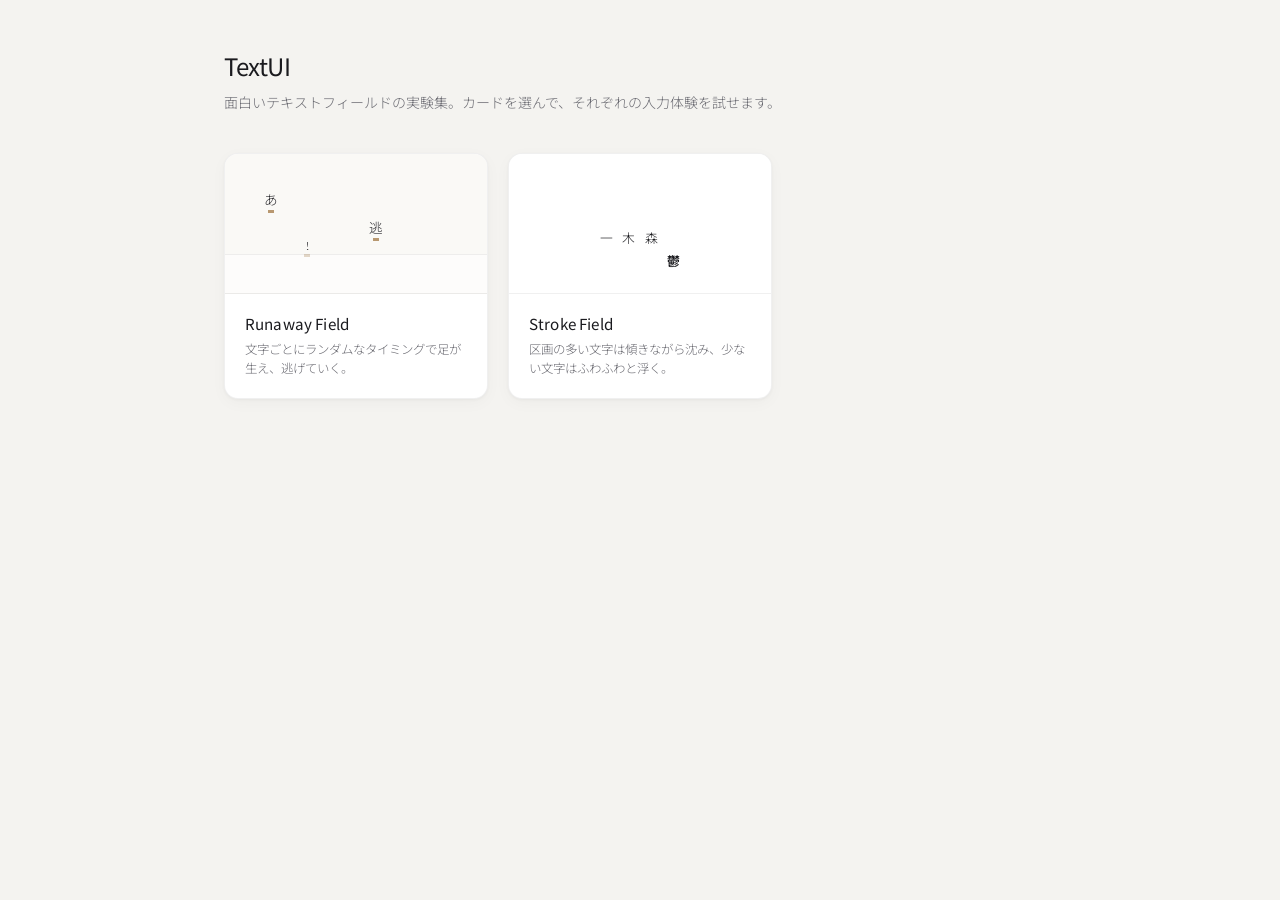
<file: index.html>
<!DOCTYPE html>
<html lang="ja">
<head>
  <meta charset="UTF-8" />
  <meta name="viewport" content="width=device-width, initial-scale=1.0" />
  <title>TextUI — テキストフィールド集</title>
  <link rel="preconnect" href="https://fonts.googleapis.com" />
  <link rel="preconnect" href="https://fonts.gstatic.com" crossorigin />
  <link href="https://fonts.googleapis.com/css2?family=Noto+Sans+JP:wght@300;400&family=IBM+Plex+Mono:wght@300;400&display=swap" rel="stylesheet" />
  <link rel="stylesheet" href="css/shared.css" />
  <link rel="stylesheet" href="css/gallery.css" />
</head>
<body class="gallery">
  <main class="gallery-page">
    <header class="gallery-header">
      <h1>TextUI</h1>
      <p>面白いテキストフィールドの実験集。カードを選んで、それぞれの入力体験を試せます。</p>
    </header>

    <div class="field-grid" id="fieldGrid"></div>
  </main>

  <script src="js/gallery.js"></script>
</body>
</html>
</file>
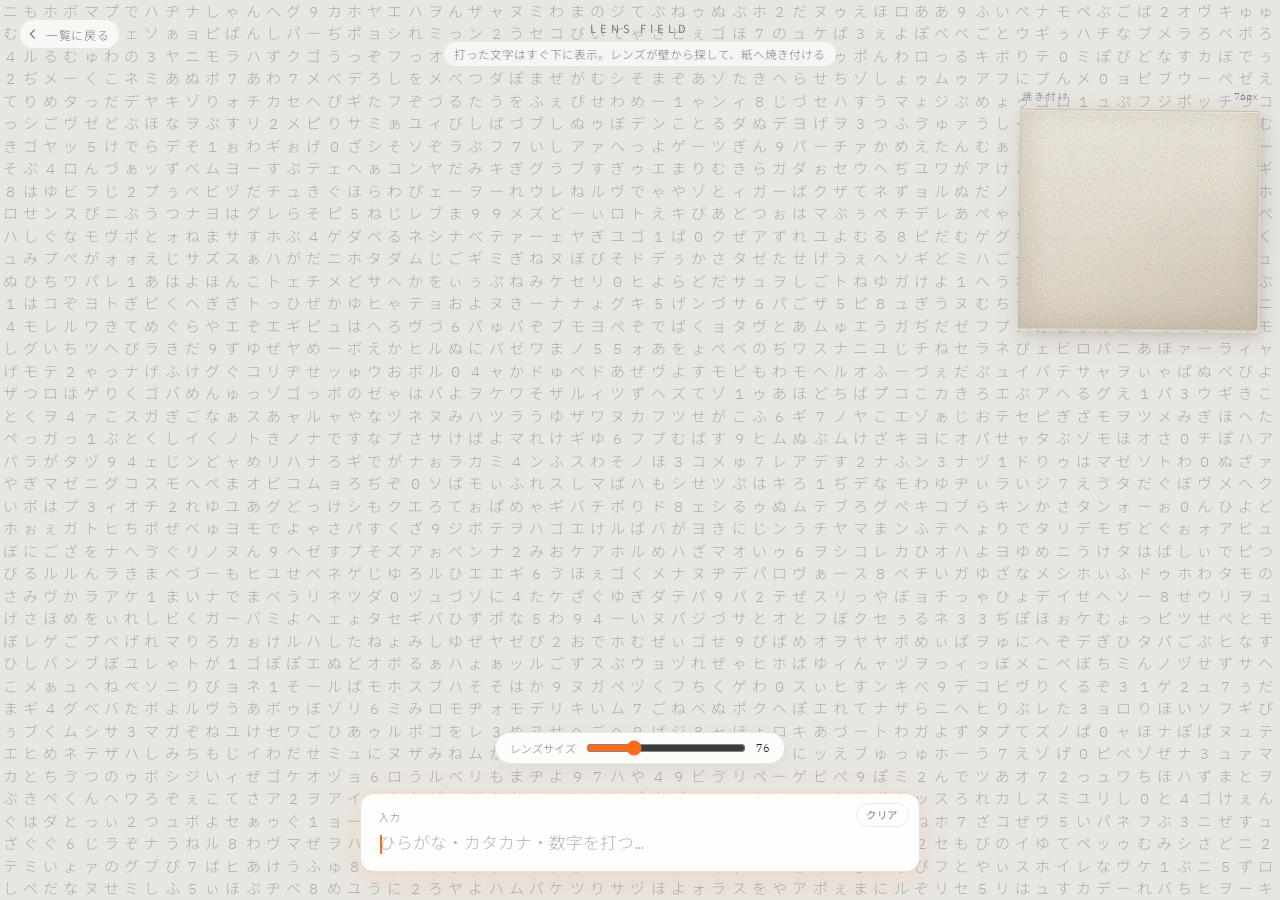
<file: fields/lens-field.html>
<!DOCTYPE html>
<html lang="ja">
<head>
  <meta charset="UTF-8" />
  <meta name="viewport" content="width=device-width, initial-scale=1.0" />
  <title>Lens Field — TextUI</title>
  <link rel="preconnect" href="https://fonts.googleapis.com" />
  <link rel="preconnect" href="https://fonts.gstatic.com" crossorigin />
  <link href="https://fonts.googleapis.com/css2?family=Noto+Sans+JP:wght@300;400;500&family=IBM+Plex+Mono:wght@300;400;500&display=swap" rel="stylesheet" />
  <link rel="stylesheet" href="../css/shared.css" />
  <link rel="stylesheet" href="../css/lens-field.css" />
</head>
<body class="field-page lens-page">
  <div class="lens-wall" id="lensWall" aria-hidden="true"></div>

  <div class="lens-spotlight" id="lensSpotlight" aria-hidden="true">
    <div class="lens-spotlight__beam"></div>
    <div class="lens-spotlight__ring"></div>
    <div class="lens-spotlight__core"></div>
  </div>

  <main class="lens-ui">
    <a href="../index.html" class="back-link lens-back">
      <svg viewBox="0 0 16 16" fill="none" stroke="currentColor" stroke-width="1.5"><path d="M10 3L5 8l5 5"/></svg>
      一覧に戻る
    </a>

    <header class="lens-header">
      <h1>Lens Field</h1>
      <p class="hint">打った文字はすぐ下に表示。レンズが壁から探して、紙へ焼き付ける</p>
    </header>

    <aside class="lens-paper" id="lensPaper">
      <div class="lens-paper__head">
        <span class="lens-paper__label">焼き付け</span>
        <span class="lens-paper__size" id="lensPaperSize">76px</span>
      </div>
      <div class="lens-paper__sheet" id="lensPaperSheet" aria-live="polite"></div>
    </aside>

    <div class="lens-controls" id="lensControls">
      <label class="lens-controls__label" for="lensSize">
        <span>レンズサイズ</span>
        <input type="range" class="lens-controls__range" id="lensSize" min="44" max="160" value="76" step="2" />
        <output class="lens-controls__value" id="lensSizeValue" for="lensSize">76</output>
      </label>
    </div>

    <div class="lens-compose" id="lensCompose">
      <button type="button" class="lens-clear" id="lensClear">クリア</button>
      <p class="lens-compose__label">入力</p>
      <div class="lens-compose__track">
        <span class="lens-compose__placeholder" id="lensPlaceholder">ひらがな・カタカナ・数字を打つ…</span>
        <div class="lens-compose__text" id="lensOutput" aria-live="polite"></div>
        <span class="lens-compose__caret" id="lensCaret" aria-hidden="true"></span>
      </div>
      <textarea
        class="lens-input"
        id="lensInput"
        spellcheck="false"
        rows="1"
        aria-label="文字入力"
      ></textarea>
    </div>
  </main>

  <script src="../js/lens-field.js"></script>
</body>
</html>
</file>
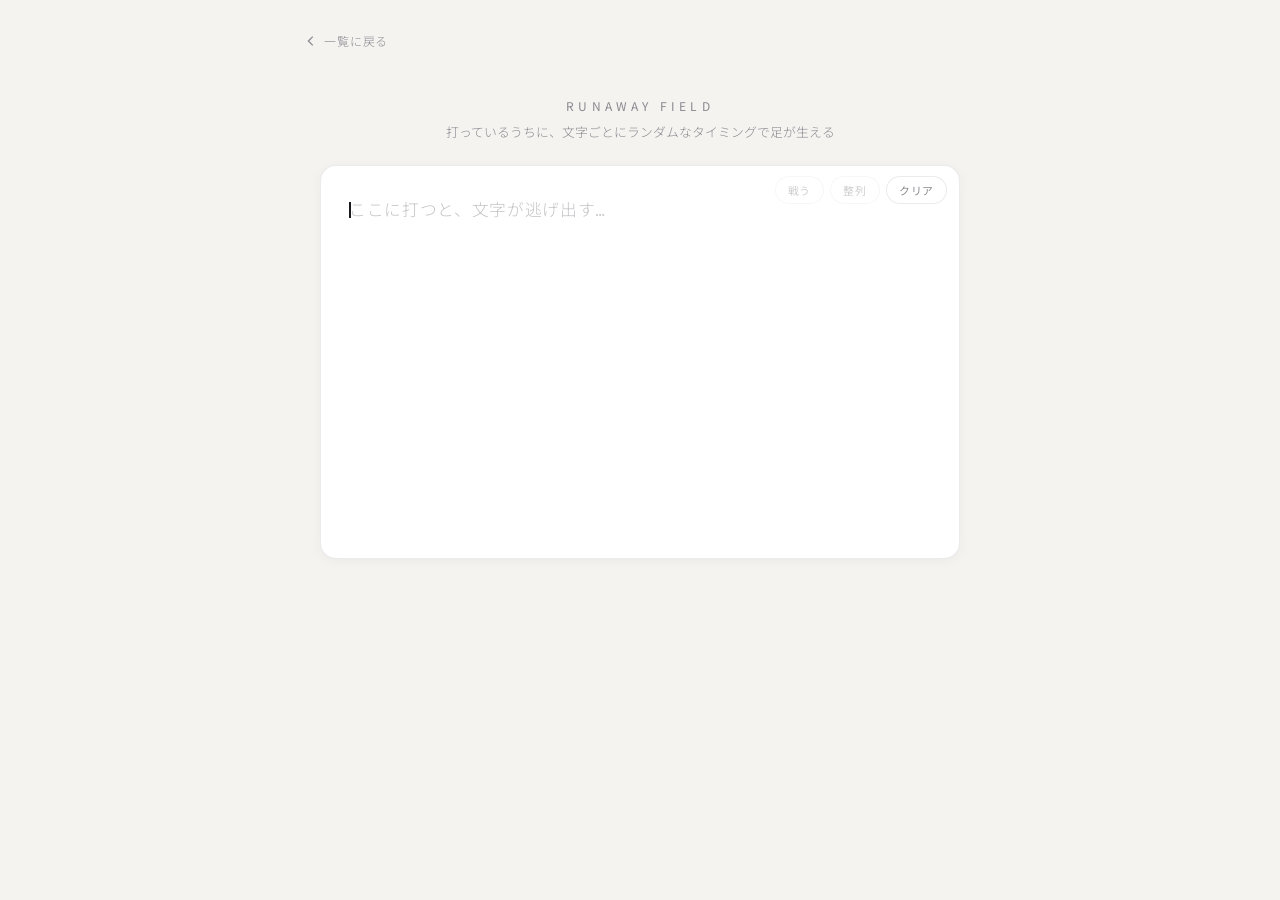
<file: fields/runaway-field.html>
<!DOCTYPE html>
<html lang="ja">
<head>
  <meta charset="UTF-8" />
  <meta name="viewport" content="width=device-width, initial-scale=1.0" />
  <title>Runaway Field — TextUI</title>
  <link rel="preconnect" href="https://fonts.googleapis.com" />
  <link rel="preconnect" href="https://fonts.gstatic.com" crossorigin />
  <link href="https://fonts.googleapis.com/css2?family=Noto+Sans+JP:wght@300;400&family=IBM+Plex+Mono:wght@300;400&display=swap" rel="stylesheet" />
  <link rel="stylesheet" href="../css/shared.css" />
  <link rel="stylesheet" href="../css/runaway-field.css" />
</head>
<body class="field-page field-page--light">
  <main class="runaway-page">
    <a href="../index.html" class="back-link">
      <svg viewBox="0 0 16 16" fill="none" stroke="currentColor" stroke-width="1.5"><path d="M10 3L5 8l5 5"/></svg>
      一覧に戻る
    </a>

    <header class="runaway-header">
      <h1>Runaway Field</h1>
      <p class="hint">打っているうちに、文字ごとにランダムなタイミングで足が生える</p>
    </header>

    <div class="runaway-field" id="runawayField">
      <div class="runaway-toolbar">
        <button type="button" class="runaway-toolbar__btn" id="runawayFight">戦う</button>
        <button type="button" class="runaway-toolbar__btn" id="runawayAlign">整列</button>
        <button type="button" class="runaway-toolbar__btn" id="runawayClear">クリア</button>
      </div>
      <div class="runaway-wrap" id="runawayWrap">
        <div class="runaway-layer" id="runawayLayer" aria-hidden="true"></div>
        <span class="runaway-caret" id="runawayCaret" aria-hidden="true"></span>
        <textarea
          class="runaway-input"
          id="runawayInput"
          placeholder="ここに打つと、文字が逃げ出す…"
          spellcheck="false"
          rows="10"
        ></textarea>
      </div>
    </div>
  </main>

  <script src="../js/runaway-field.js"></script>
</body>
</html>
</file>
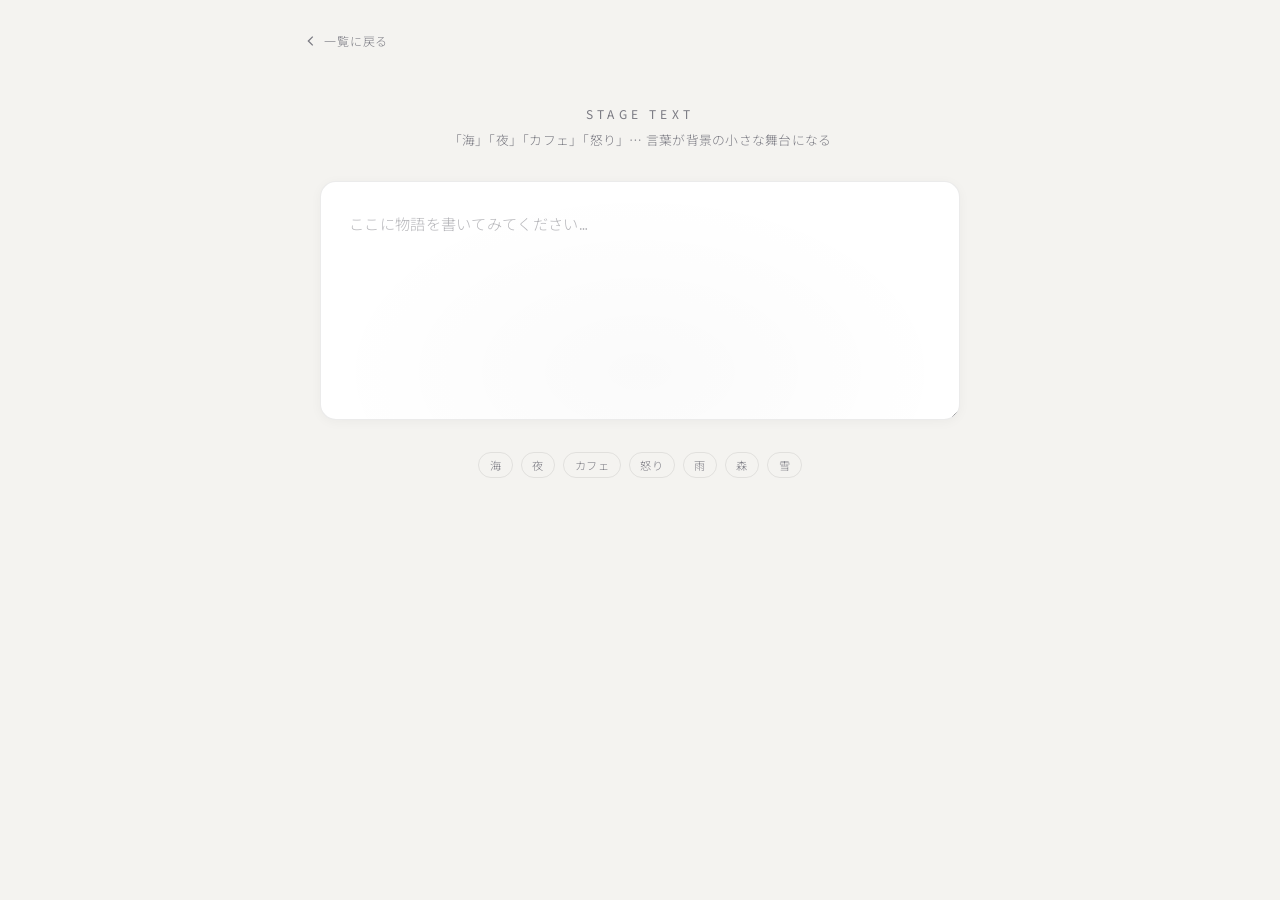
<file: fields/stage-text.html>
<!DOCTYPE html>
<html lang="ja">
<head>
  <meta charset="UTF-8" />
  <meta name="viewport" content="width=device-width, initial-scale=1.0" />
  <title>Stage Text — TextUI</title>
  <link rel="preconnect" href="https://fonts.googleapis.com" />
  <link rel="preconnect" href="https://fonts.gstatic.com" crossorigin />
  <link href="https://fonts.googleapis.com/css2?family=Noto+Sans+JP:wght@300;400&family=IBM+Plex+Mono:wght@300;400&display=swap" rel="stylesheet" />
  <link rel="stylesheet" href="../css/shared.css" />
  <link rel="stylesheet" href="../css/stage-text.css" />
</head>
<body class="field-page field-page--light">
  <main class="page">
    <a href="../index.html" class="back-link">
      <svg viewBox="0 0 16 16" fill="none" stroke="currentColor" stroke-width="1.5"><path d="M10 3L5 8l5 5"/></svg>
      一覧に戻る
    </a>

    <header class="page-header">
      <h1>Stage Text</h1>
      <p class="hint">「海」「夜」「カフェ」「怒り」… 言葉が背景の小さな舞台になる</p>
    </header>

    <div class="stage-field" id="stageField">
      <div class="stage stage--base" aria-hidden="true"></div>
      <div class="stage stage--sea" data-scene="sea" aria-hidden="true">
        <div class="waves">
          <div class="wave wave--1"></div>
          <div class="wave wave--2"></div>
          <div class="wave wave--3"></div>
        </div>
      </div>
      <div class="stage stage--night" data-scene="night" aria-hidden="true">
        <div class="stars" id="stars"></div>
      </div>
      <div class="stage stage--cafe" data-scene="cafe" aria-hidden="true">
        <div class="steam">
          <span></span><span></span><span></span><span></span><span></span><span></span>
        </div>
      </div>
      <div class="stage stage--anger" data-scene="anger" aria-hidden="true"></div>
      <div class="stage stage--rain" data-scene="rain" aria-hidden="true">
        <div class="raindrops" id="raindrops"></div>
      </div>
      <div class="stage stage--forest" data-scene="forest" aria-hidden="true">
        <div class="fireflies" id="fireflies"></div>
      </div>
      <div class="stage stage--snow" data-scene="snow" aria-hidden="true">
        <div class="snowflakes" id="snowflakes"></div>
      </div>

      <textarea
        class="stage-input"
        id="stageInput"
        placeholder="ここに物語を書いてみてください…"
        spellcheck="false"
        rows="6"
      ></textarea>

      <div class="scene-badge" id="sceneBadge" aria-live="polite"></div>
    </div>

    <footer class="page-footer">
      <span class="keyword-chip">海</span>
      <span class="keyword-chip">夜</span>
      <span class="keyword-chip">カフェ</span>
      <span class="keyword-chip">怒り</span>
      <span class="keyword-chip">雨</span>
      <span class="keyword-chip">森</span>
      <span class="keyword-chip">雪</span>
    </footer>
  </main>

  <script src="../js/stage-text.js"></script>
</body>
</html>
</file>
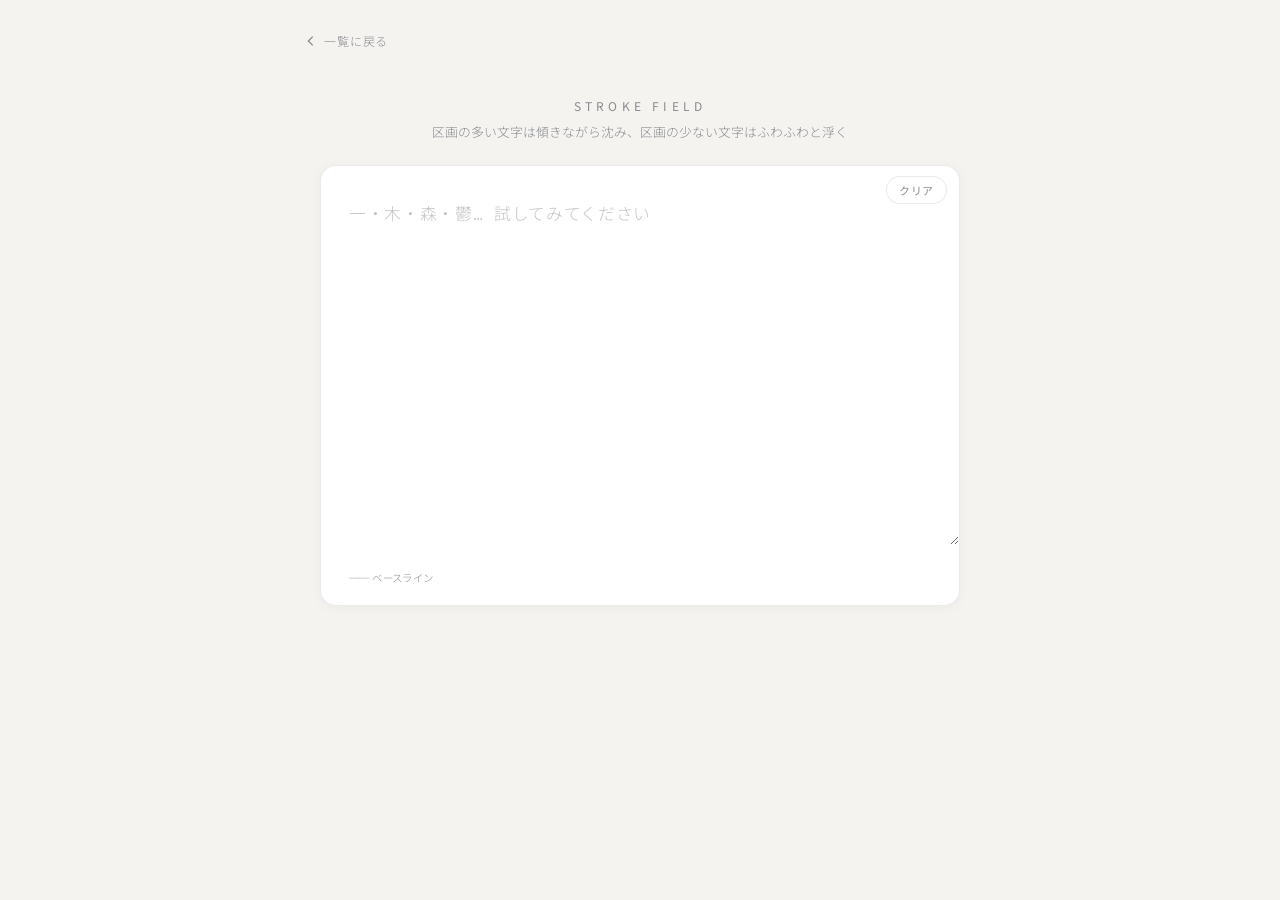
<file: fields/stroke-field.html>
<!DOCTYPE html>
<html lang="ja">
<head>
  <meta charset="UTF-8" />
  <meta name="viewport" content="width=device-width, initial-scale=1.0" />
  <title>Stroke Field — TextUI</title>
  <link rel="preconnect" href="https://fonts.googleapis.com" />
  <link rel="preconnect" href="https://fonts.gstatic.com" crossorigin />
  <link href="https://fonts.googleapis.com/css2?family=Noto+Sans+JP:wght@300;400;600;700&family=IBM+Plex+Mono:wght@300;400;600&display=swap" rel="stylesheet" />
  <link rel="stylesheet" href="../css/shared.css" />
  <link rel="stylesheet" href="../css/stroke-field.css" />
</head>
<body class="field-page field-page--light">
  <main class="stroke-page">
    <a href="../index.html" class="back-link">
      <svg viewBox="0 0 16 16" fill="none" stroke="currentColor" stroke-width="1.5"><path d="M10 3L5 8l5 5"/></svg>
      一覧に戻る
    </a>

    <header class="stroke-header">
      <h1>Stroke Field</h1>
      <p class="hint">区画の多い文字は傾きながら沈み、区画の少ない文字はふわふわと浮く</p>
    </header>

    <div class="stroke-field">
      <button type="button" class="stroke-clear" id="strokeClear">クリア</button>
      <div class="stroke-wrap">
        <div class="stroke-display" id="strokeDisplay" aria-hidden="true"></div>
        <textarea
          class="stroke-input"
          id="strokeInput"
          placeholder="一・木・森・鬱… 試してみてください"
          spellcheck="false"
          rows="8"
        ></textarea>
      </div>
      <p class="stroke-baseline">── ベースライン</p>
    </div>
  </main>

  <script src="../js/stroke-counts.js"></script>
  <script src="../js/stroke-field.js"></script>
</body>
</html>
</file>
<file: css/shared.css>
*, *::before, *::after { box-sizing: border-box; margin: 0; padding: 0; }

html, body {
  min-height: 100%;
  -webkit-font-smoothing: antialiased;
  font-family: 'Noto Sans JP', sans-serif;
  font-weight: 300;
}

a { color: inherit; text-decoration: none; }

.back-link {
  display: inline-flex;
  align-items: center;
  gap: 0.4rem;
  font-size: 0.75rem;
  letter-spacing: 0.06em;
  color: var(--text-muted, #6b6970);
  transition: color 0.25s;
  margin-bottom: 1.5rem;
}

.back-link:hover {
  color: var(--text-primary, #e8e6e3);
}

.back-link svg {
  width: 14px;
  height: 14px;
}
</file>
<file: css/gallery.css>
:root {
  --gallery-bg: #f4f3f0;
  --card-bg: #ffffff;
  --card-border: rgba(0, 0, 0, 0.06);
  --card-shadow: 0 1px 3px rgba(0, 0, 0, 0.04), 0 4px 16px rgba(0, 0, 0, 0.03);
  --card-shadow-hover: 0 2px 8px rgba(0, 0, 0, 0.06), 0 12px 32px rgba(0, 0, 0, 0.07);
  --text-dark: #1a1a1e;
  --text-secondary: #6b6b72;
  --text-tertiary: #a0a0a8;
  --radius-card: 14px;
}

body.gallery {
  background: var(--gallery-bg);
  color: var(--text-dark);
}

.gallery-page {
  max-width: 880px;
  margin: 0 auto;
  padding: 3rem 1.5rem 4rem;
}

.gallery-header {
  margin-bottom: 2.5rem;
}

.gallery-header h1 {
  font-size: 1.5rem;
  font-weight: 400;
  letter-spacing: -0.02em;
  margin-bottom: 0.5rem;
}

.gallery-header p {
  font-size: 0.875rem;
  color: var(--text-secondary);
  line-height: 1.6;
}

.field-grid {
  display: grid;
  grid-template-columns: repeat(auto-fill, minmax(260px, 1fr));
  gap: 1.25rem;
}

.field-card {
  display: flex;
  flex-direction: column;
  background: var(--card-bg);
  border: 1px solid var(--card-border);
  border-radius: var(--radius-card);
  box-shadow: var(--card-shadow);
  overflow: hidden;
  transition: box-shadow 0.3s ease, transform 0.3s ease, border-color 0.3s ease;
  cursor: pointer;
  text-align: left;
}

.field-card:not(.field-card--disabled):hover {
  box-shadow: var(--card-shadow-hover);
  transform: translateY(-2px);
  border-color: rgba(0, 0, 0, 0.1);
}

.field-card--disabled {
  cursor: default;
  opacity: 0.55;
}

.field-card__preview {
  position: relative;
  height: 140px;
  overflow: hidden;
  border-bottom: 1px solid var(--card-border);
}

.field-card__body {
  padding: 1.1rem 1.25rem 1.25rem;
  flex: 1;
  display: flex;
  flex-direction: column;
  gap: 0.35rem;
}

.field-card__title {
  font-size: 0.95rem;
  font-weight: 400;
  letter-spacing: 0.01em;
}

.field-card__desc {
  font-size: 0.78rem;
  color: var(--text-secondary);
  line-height: 1.55;
}

.field-card__badge {
  display: inline-block;
  margin-top: 0.5rem;
  font-size: 0.65rem;
  letter-spacing: 0.08em;
  color: var(--text-tertiary);
  padding: 0.2rem 0.55rem;
  border: 1px solid rgba(0, 0, 0, 0.08);
  border-radius: 100px;
  align-self: flex-start;
}

.field-card__badge--soon {
  background: #f8f8f6;
}

/* ── Card previews ─────────────────────────────────────────── */

.preview--stage {
  background: #ffffff;
}

.preview--stage .mini-stage {
  position: absolute;
  inset: 0;
}

.preview--stage .mini-wave {
  position: absolute;
  bottom: 0;
  left: -5%;
  width: 110%;
  height: 42%;
  background: rgba(40, 130, 210, 0.4);
  border-radius: 50% 50% 0 0;
  animation: mini-wave 5s ease-in-out infinite;
}

.preview--stage .mini-star {
  position: absolute;
  width: 3px;
  height: 3px;
  background: #4a4a8a;
  border-radius: 50%;
  opacity: 0.7;
  box-shadow: 0 0 3px rgba(80, 80, 160, 0.5);
  animation: mini-twinkle 2.5s ease-in-out infinite;
}

.preview--stage .mini-star:nth-child(2) { top: 20%; left: 25%; animation-delay: 0.5s; }
.preview--stage .mini-star:nth-child(3) { top: 35%; left: 60%; animation-delay: 1s; }
.preview--stage .mini-star:nth-child(4) { top: 15%; left: 75%; animation-delay: 1.5s; }

.preview--stage .mini-text {
  position: absolute;
  bottom: 28%;
  left: 12%;
  right: 12%;
  font-family: 'IBM Plex Mono', monospace;
  font-size: 0.6rem;
  color: rgba(26, 26, 30, 0.45);
  line-height: 1.6;
}

@keyframes mini-wave {
  0%, 100% { transform: translateX(0); }
  50%      { transform: translateX(3%); }
}

@keyframes mini-twinkle {
  0%, 100% { opacity: 0.2; }
  50%      { opacity: 0.7; }
}

.preview--runaway {
  background: #faf9f6;
}

.preview--runaway .mini-runner {
  position: absolute;
  font-family: 'IBM Plex Mono', 'Noto Sans JP', monospace;
  font-size: 0.85rem;
  color: #2a2a2e;
  display: flex;
  flex-direction: column;
  align-items: center;
}

.preview--runaway .mini-runner::after {
  content: '';
  display: block;
  width: 6px;
  height: 3px;
  margin-top: 1px;
  background: linear-gradient(90deg, #b89870 45%, transparent 45%, transparent 55%, #b89870 55%);
}

.preview--runaway .mini-runner--a {
  top: 25%;
  left: 15%;
  animation: mini-scurry-a 2.5s ease-in-out infinite;
}

.preview--runaway .mini-runner--b {
  top: 45%;
  left: 55%;
  animation: mini-scurry-b 2s ease-in-out infinite;
}

.preview--runaway .mini-runner--c {
  top: 60%;
  left: 30%;
  font-size: 0.75rem;
  animation: mini-scurry-c 2.8s ease-in-out infinite;
}

.preview--runaway .mini-runaway-input {
  position: absolute;
  bottom: 0;
  left: 0;
  right: 0;
  height: 28%;
  border-top: 1px solid rgba(0, 0, 0, 0.06);
  background: rgba(255, 255, 255, 0.6);
}

@keyframes mini-scurry-a {
  0%, 100% { transform: translate(0, 0); }
  25%      { transform: translate(30px, -10px) scaleX(-1); }
  50%      { transform: translate(50px, 5px); }
  75%      { transform: translate(20px, 15px) scaleX(-1); }
}

@keyframes mini-scurry-b {
  0%, 100% { transform: translate(0, 0) scaleX(-1); }
  33%      { transform: translate(-25px, 8px); }
  66%      { transform: translate(-40px, -12px) scaleX(-1); }
}

@keyframes mini-scurry-c {
  0%, 100% { transform: translate(0, 0); }
  50%      { transform: translate(35px, -18px) scaleX(-1); }
}

.preview--stroke {
  background: #ffffff;
  display: flex;
  align-items: flex-start;
  justify-content: center;
  gap: 0.6rem;
  padding-top: 28%;
}

.preview--stroke .mini-stroke-char {
  font-family: 'IBM Plex Mono', 'Noto Sans JP', monospace;
  font-size: 0.8rem;
  color: #1a1a1e;
  display: inline-block;
  vertical-align: top;
}

.preview--stroke .mini-stroke-char:nth-child(1) {
  animation: mini-stroke-float 2.5s ease-in-out infinite;
}

.preview--stroke .mini-stroke-char:nth-child(4) {
  font-weight: 600;
  animation: mini-stroke-sink 3s ease-in forwards;
}

@keyframes mini-stroke-float {
  0%, 100% { transform: translateY(2px); }
  50%      { transform: translateY(-6px); }
}

@keyframes mini-stroke-sink {
  from { transform: translateY(9px); }
  to   { transform: translateY(22px); }
}

.preview--squish {
  background: linear-gradient(160deg, #eceaf4 0%, #e4dff5 100%);
  display: flex;
  align-items: center;
  justify-content: center;
  perspective: 280px;
}

.preview--squish .mini-squish {
  width: 68%;
  height: 46%;
  border-radius: 14px;
  background: linear-gradient(145deg, #faf8ff 0%, #ebe4ff 55%, #ddd2f8 100%);
  box-shadow:
    0 10px 24px rgba(120, 100, 180, 0.18),
    inset 0 1px 0 rgba(255, 255, 255, 0.9),
    inset 0 -6px 16px rgba(140, 120, 200, 0.12);
  transform: rotateX(14deg) rotateY(-10deg);
  animation: mini-squish-wobble 2.8s ease-in-out infinite;
}

@keyframes mini-squish-wobble {
  0%, 100% {
    transform: rotateX(14deg) rotateY(-10deg) scale(1, 1);
    border-radius: 14px;
  }
  33% {
    transform: rotateX(18deg) rotateY(-6deg) scale(1.04, 0.92);
    border-radius: 18px 12px 16px 13px;
  }
  66% {
    transform: rotateX(10deg) rotateY(-14deg) scale(0.96, 1.05);
    border-radius: 11px 16px 13px 17px;
  }
}

.preview--lens {
  background: #e8e6e1;
  overflow: hidden;
}

.preview--lens .mini-lens-wall {
  position: absolute;
  inset: 0;
  padding: 0.5rem;
  font-family: 'IBM Plex Mono', 'Noto Sans JP', monospace;
  font-size: 0.55rem;
  line-height: 1.35;
  color: rgba(26, 26, 30, 0.25);
  letter-spacing: 0.12em;
  word-break: break-all;
}

.preview--lens .mini-lens-ring {
  position: absolute;
  width: 36px;
  height: 36px;
  border: 1.5px solid rgba(255, 130, 50, 0.85);
  border-radius: 50%;
  box-shadow: 0 0 12px rgba(255, 100, 30, 0.4);
  animation: mini-lens-scan 2.4s ease-in-out infinite;
}

@keyframes mini-lens-scan {
  0%, 100% { top: 28%; left: 22%; }
  33%      { top: 55%; left: 58%; }
  66%      { top: 38%; left: 72%; }
}
</file>
<file: css/lens-field.css>
:root {
  --lens-bg: #e8e6e1;
  --lens-ink: #1a1a1e;
  --lens-muted: #7a7a82;
  --lens-burn: #ff6b1a;
  --lens-burn-glow: rgba(255, 110, 30, 0.55);
  --lens-cell: rgba(26, 26, 30, 0.28);
  --lens-compose-bg: rgba(255, 255, 255, 0.94);
  --lens-size: 76px;
  --lens-core-inset: 14px;
  --lens-burn-duration: 720ms;
}

.lens-page {
  min-height: 100vh;
  overflow: hidden;
  background: var(--lens-bg);
  color: var(--lens-ink);
}

.lens-wall {
  position: fixed;
  inset: 0;
  z-index: 0;
  display: flex;
  flex-wrap: wrap;
  align-content: flex-start;
  font-family: 'IBM Plex Mono', 'Noto Sans JP', monospace;
  font-size: clamp(11px, 1.65vw, 15px);
  font-weight: 300;
  line-height: 1;
  user-select: none;
  pointer-events: none;
}

.lens-cell {
  width: 1.35em;
  height: 1.5em;
  display: inline-flex;
  align-items: center;
  justify-content: center;
  color: var(--lens-cell);
  transition: color 0.15s, text-shadow 0.15s, transform 0.15s;
}

.lens-cell.is-scanning {
  color: rgba(255, 120, 40, 0.65);
  text-shadow: 0 0 6px rgba(255, 100, 30, 0.35);
}

.lens-cell.is-lens-hot {
  color: rgba(255, 150, 80, 0.75);
  text-shadow: 0 0 8px rgba(255, 100, 30, 0.3);
}

.lens-cell.is-burning {
  animation: lens-cell-burn var(--lens-burn-duration) ease-out forwards;
}

.lens-cell.is-burned {
  color: var(--lens-ink);
  font-weight: 500;
  text-shadow:
    0 0 1px rgba(255, 90, 20, 0.5),
    0 0 10px rgba(255, 100, 30, 0.22);
}

@keyframes lens-cell-burn {
  0% {
    color: #fff;
    transform: scale(1.35);
    text-shadow: 0 0 18px var(--lens-burn-glow), 0 0 36px rgba(255, 60, 0, 0.45);
  }
  35% {
    color: #ffe0c8;
    transform: scale(1.2);
    text-shadow: 0 0 24px var(--lens-burn-glow), 0 0 48px rgba(255, 80, 0, 0.55);
  }
  100% {
    color: var(--lens-ink);
    transform: scale(1);
    text-shadow:
      0 0 1px rgba(255, 90, 20, 0.5),
      0 0 10px rgba(255, 100, 30, 0.22);
  }
}

.lens-spotlight {
  position: fixed;
  top: 0;
  left: 0;
  width: var(--lens-size);
  height: var(--lens-size);
  margin: calc(var(--lens-size) / -2) 0 0 calc(var(--lens-size) / -2);
  z-index: 5;
  pointer-events: none;
  opacity: 0;
  transition: opacity 0.25s;
}

.lens-spotlight.is-visible {
  opacity: 1;
}

.lens-spotlight__ring {
  position: absolute;
  inset: 0;
  border-radius: 50%;
  border: 2px solid rgba(255, 130, 50, 0.85);
  box-shadow:
    0 0 0 1px rgba(255, 255, 255, 0.35),
    0 0 22px rgba(255, 100, 30, 0.45),
    inset 0 0 18px rgba(255, 180, 80, 0.25);
}

.lens-spotlight__core {
  position: absolute;
  inset: var(--lens-core-inset);
  border-radius: 50%;
  background: radial-gradient(circle, rgba(255, 240, 220, 0.35) 0%, transparent 70%);
}

.lens-spotlight__beam {
  position: absolute;
  inset: -12%;
  border-radius: 50%;
  background: radial-gradient(circle, rgba(255, 120, 40, 0.18) 0%, transparent 68%);
  opacity: 0;
}

.lens-spotlight.is-seeking .lens-spotlight__beam {
  animation: lens-beam-pulse 0.45s ease-in-out infinite;
}

.lens-spotlight.is-burning .lens-spotlight__beam {
  opacity: 1;
  animation: lens-burn-flash var(--lens-burn-duration) ease-out forwards;
}

.lens-spotlight.is-burning .lens-spotlight__ring {
  animation: lens-ring-burn var(--lens-burn-duration) ease-out forwards;
}

@keyframes lens-beam-pulse {
  0%, 100% { opacity: 0.35; transform: scale(1); }
  50%      { opacity: 0.7; transform: scale(1.06); }
}

@keyframes lens-burn-flash {
  0%   { opacity: 0.2; transform: scale(0.9); }
  30%  { opacity: 1; transform: scale(1.15); }
  100% { opacity: 0.35; transform: scale(1); }
}

@keyframes lens-ring-burn {
  0%   { border-color: rgba(255, 200, 120, 0.9); box-shadow: 0 0 30px rgba(255, 120, 40, 0.7); }
  40%  { border-color: rgba(255, 80, 20, 1); box-shadow: 0 0 40px rgba(255, 60, 0, 0.85); }
  100% { border-color: rgba(255, 130, 50, 0.85); box-shadow: 0 0 22px rgba(255, 100, 30, 0.45); }
}

.lens-ui {
  position: relative;
  z-index: 10;
  min-height: 100vh;
  display: flex;
  flex-direction: column;
  pointer-events: none;
}

.lens-back {
  position: fixed;
  top: 1.25rem;
  left: 1.25rem;
  z-index: 20;
  pointer-events: auto;
  color: var(--lens-muted);
  background: rgba(255, 255, 255, 0.7);
  padding: 0.35rem 0.6rem 0.35rem 0.35rem;
  border-radius: 100px;
  backdrop-filter: blur(6px);
  -webkit-backdrop-filter: blur(6px);
}

.lens-back:hover {
  color: var(--lens-ink);
}

.lens-header {
  position: fixed;
  top: 1.25rem;
  left: 50%;
  transform: translateX(-50%);
  text-align: center;
  pointer-events: none;
  max-width: 90vw;
}

.lens-header h1 {
  font-size: 0.7rem;
  letter-spacing: 0.35em;
  text-transform: uppercase;
  color: var(--lens-muted);
  font-weight: 400;
  margin-bottom: 0.35rem;
}

.lens-header .hint {
  font-size: 0.72rem;
  color: var(--lens-muted);
  background: rgba(255, 255, 255, 0.65);
  padding: 0.25rem 0.65rem;
  border-radius: 100px;
  backdrop-filter: blur(4px);
  -webkit-backdrop-filter: blur(4px);
}

.lens-paper {
  position: fixed;
  top: 5.5rem;
  right: 1.25rem;
  width: min(240px, calc(100vw - 2.5rem));
  max-height: calc(100vh - 12rem);
  z-index: 15;
  pointer-events: auto;
  display: flex;
  flex-direction: column;
  gap: 0.5rem;
  filter: drop-shadow(3px 6px 14px rgba(70, 55, 35, 0.14));
}

.lens-paper__head {
  display: flex;
  align-items: baseline;
  justify-content: space-between;
  gap: 0.5rem;
  padding: 0 0.15rem;
}

.lens-paper__label {
  font-size: 0.62rem;
  letter-spacing: 0.2em;
  text-transform: uppercase;
  color: var(--lens-muted);
}

.lens-paper__size {
  font-family: 'IBM Plex Mono', monospace;
  font-size: 0.62rem;
  color: var(--lens-muted);
}

.lens-paper__sheet {
  --paper-noise: url("data:image/svg+xml,%3Csvg viewBox='0 0 200 200' xmlns='http://www.w3.org/2000/svg'%3E%3Cfilter id='n'%3E%3CfeTurbulence type='fractalNoise' baseFrequency='0.92' numOctaves='4' stitchTiles='stitch'/%3E%3C/filter%3E%3Crect width='100%25' height='100%25' filter='url(%23n)' opacity='0.55'/%3E%3C/svg%3E");

  position: relative;
  flex: 1;
  min-height: 220px;
  max-height: calc(100vh - 14rem);
  overflow-y: auto;
  padding: 1.15rem 1rem 1.25rem;
  font-family: 'IBM Plex Mono', 'Noto Sans JP', monospace;
  font-size: 0.95rem;
  line-height: 1.95;
  letter-spacing: 0.04em;
  word-break: break-all;
  color: transparent;
  background-color: #ede4d2;
  background-image:
    var(--paper-noise),
    repeating-linear-gradient(
      0deg,
      transparent,
      transparent 1.92em,
      rgba(160, 140, 110, 0.07) 1.92em,
      rgba(160, 140, 110, 0.07) calc(1.92em + 1px)
    ),
    linear-gradient(
      168deg,
      #faf4e6 0%,
      #f0e8d6 38%,
      #e8deca 68%,
      #e2d6c0 100%
    );
  border: 1px solid rgba(120, 100, 70, 0.18);
  border-radius: 2px 3px 4px 2px;
  box-shadow:
    inset 0 1px 0 rgba(255, 255, 255, 0.65),
    inset 0 -18px 28px rgba(120, 95, 60, 0.06),
    inset 14px 0 22px rgba(120, 95, 60, 0.04),
    1px 2px 0 rgba(255, 255, 255, 0.35),
    3px 5px 10px rgba(80, 60, 40, 0.12);
  transform: rotate(0.55deg);
  transform-origin: top right;
}

.lens-paper__sheet::before {
  content: '';
  position: absolute;
  inset: 0;
  border-radius: inherit;
  pointer-events: none;
  background:
    repeating-linear-gradient(
      93deg,
      transparent,
      transparent 3px,
      rgba(180, 155, 120, 0.025) 3px,
      rgba(180, 155, 120, 0.025) 4px
    ),
    radial-gradient(ellipse at 18% 12%, rgba(255, 255, 255, 0.45) 0%, transparent 52%),
    radial-gradient(ellipse at 88% 92%, rgba(100, 80, 50, 0.08) 0%, transparent 48%);
  mix-blend-mode: multiply;
  opacity: 0.85;
}

.lens-paper__sheet::after {
  content: '';
  position: absolute;
  inset: 0;
  border-radius: inherit;
  pointer-events: none;
  box-shadow:
    inset 0 0 28px rgba(110, 90, 60, 0.09),
    inset 0 0 2px rgba(120, 100, 70, 0.12);
}

.lens-imprint {
  --imprint-font: 17px;
  display: inline;
  font-family: inherit;
  font-size: var(--imprint-font);
  font-weight: 500;
  opacity: 0;
  color: transparent;
}

.lens-imprint.is-imprinted {
  animation: lens-imprint-burn var(--lens-burn-duration) ease-out forwards;
}

@keyframes lens-imprint-burn {
  0% {
    opacity: 0;
    color: rgba(255, 240, 220, 0.2);
    text-shadow:
      0 0 14px rgba(255, 130, 40, 0.95),
      0 0 28px rgba(255, 80, 10, 0.55);
    filter: blur(2px);
  }
  38% {
    opacity: 1;
    color: #ff9a4a;
    text-shadow:
      0 0 10px rgba(255, 100, 30, 0.75),
      0 0 2px rgba(200, 60, 10, 0.4);
    filter: blur(0);
  }
  100% {
    opacity: 1;
    color: #3a2d22;
    text-shadow: 0 0 1px rgba(160, 90, 40, 0.35);
    filter: none;
  }
}

.lens-controls {
  position: fixed;
  bottom: 8.5rem;
  left: 50%;
  transform: translateX(-50%);
  z-index: 16;
  pointer-events: auto;
  padding: 0.45rem 0.85rem;
  background: rgba(255, 255, 255, 0.88);
  border: 1px solid rgba(0, 0, 0, 0.08);
  border-radius: 100px;
  backdrop-filter: blur(8px);
  -webkit-backdrop-filter: blur(8px);
  box-shadow: 0 4px 16px rgba(0, 0, 0, 0.05);
}

.lens-controls__label {
  display: flex;
  align-items: center;
  gap: 0.65rem;
  font-size: 0.68rem;
  color: var(--lens-muted);
  white-space: nowrap;
}

.lens-controls__range {
  width: min(160px, 36vw);
  accent-color: var(--lens-burn);
  cursor: pointer;
}

.lens-controls__value {
  font-family: 'IBM Plex Mono', monospace;
  font-size: 0.68rem;
  color: var(--lens-ink);
  min-width: 2ch;
}

.lens-compose {
  position: fixed;
  bottom: 1.75rem;
  left: 50%;
  transform: translateX(-50%);
  width: min(560px, calc(100vw - 2rem));
  padding: 1rem 1.1rem 0.85rem;
  background: var(--lens-compose-bg);
  border: 1px solid rgba(0, 0, 0, 0.08);
  border-radius: 14px;
  box-shadow: 0 8px 32px rgba(0, 0, 0, 0.08);
  backdrop-filter: blur(12px);
  -webkit-backdrop-filter: blur(12px);
  pointer-events: auto;
}

.lens-compose__label {
  font-size: 0.6rem;
  letter-spacing: 0.18em;
  text-transform: uppercase;
  color: var(--lens-muted);
  margin-bottom: 0.35rem;
}

.lens-clear {
  position: absolute;
  top: 0.55rem;
  right: 0.65rem;
  font-family: 'Noto Sans JP', sans-serif;
  font-size: 0.65rem;
  font-weight: 400;
  letter-spacing: 0.06em;
  color: var(--lens-muted);
  background: transparent;
  border: 1px solid rgba(0, 0, 0, 0.08);
  border-radius: 100px;
  padding: 0.22rem 0.6rem;
  cursor: pointer;
  transition: color 0.2s, border-color 0.2s;
}

.lens-clear:hover {
  color: var(--lens-ink);
  border-color: rgba(0, 0, 0, 0.14);
}

.lens-compose__track {
  position: relative;
  min-height: 1.65rem;
  padding-right: 3rem;
  font-family: 'IBM Plex Mono', 'Noto Sans JP', monospace;
  font-size: 1.05rem;
  line-height: 1.65;
  color: var(--lens-ink);
}

.lens-compose__placeholder {
  position: absolute;
  left: 0;
  top: 0;
  color: rgba(26, 26, 30, 0.32);
  pointer-events: none;
}

.lens-compose__placeholder[hidden] {
  display: none;
}

.lens-compose__text {
  white-space: pre-wrap;
  word-break: break-all;
}

.lens-compose__caret {
  display: inline-block;
  width: 2px;
  height: 1.1em;
  margin-left: 1px;
  vertical-align: text-bottom;
  background: var(--lens-burn);
  animation: lens-caret-blink 1s step-end infinite;
}

@keyframes lens-caret-blink {
  0%, 100% { opacity: 1; }
  50%      { opacity: 0; }
}

.lens-input {
  position: absolute;
  width: 1px;
  height: 1px;
  opacity: 0;
  pointer-events: none;
}

.lens-compose:focus-within {
  border-color: rgba(255, 110, 30, 0.25);
  box-shadow: 0 8px 32px rgba(255, 100, 30, 0.1);
}

@media (max-width: 640px) {
  .lens-paper {
    top: auto;
    right: 1rem;
    left: 1rem;
    bottom: 9.5rem;
    width: auto;
    max-height: 28vh;
  }

  .lens-paper__sheet {
    min-height: 120px;
    max-height: 24vh;
  }

  .lens-controls {
    bottom: 7.5rem;
    width: calc(100vw - 2rem);
    justify-content: center;
  }
}
</file>
<file: css/runaway-field.css>
:root {
  --runaway-bg: #f4f3f0;
  --runaway-field-bg: #ffffff;
  --runaway-border: rgba(0, 0, 0, 0.08);
  --runaway-ink: #1a1a1e;
  --runaway-muted: #8a8a90;
  --field-radius: 16px;
  --pad: 1.75rem;
}

.field-page--light {
  background: var(--runaway-bg);
  color: var(--runaway-ink);
}

.runaway-page {
  min-height: 100%;
  max-width: 720px;
  margin: 0 auto;
  padding: 2rem 1.5rem;
  display: flex;
  flex-direction: column;
  align-items: center;
  gap: 1.5rem;
}

.runaway-page .back-link {
  align-self: flex-start;
  color: var(--runaway-muted);
}

.runaway-page .back-link:hover {
  color: var(--runaway-ink);
}

.runaway-header { text-align: center; }

.runaway-header h1 {
  font-size: 0.75rem;
  letter-spacing: 0.35em;
  text-transform: uppercase;
  color: var(--runaway-muted);
  font-weight: 400;
  margin-bottom: 0.5rem;
}

.runaway-header .hint {
  font-size: 0.8rem;
  color: var(--runaway-muted);
}

.runaway-field {
  position: relative;
  width: min(640px, 100%);
  border-radius: var(--field-radius);
  border: 1px solid var(--runaway-border);
  background: var(--runaway-field-bg);
  box-shadow: 0 2px 12px rgba(0, 0, 0, 0.04);
  overflow: hidden;
}

.runaway-toolbar {
  position: absolute;
  top: 0.65rem;
  right: 0.75rem;
  z-index: 5;
  display: flex;
  gap: 0.4rem;
}

.runaway-toolbar__btn {
  font-family: 'Noto Sans JP', sans-serif;
  font-size: 0.68rem;
  font-weight: 400;
  letter-spacing: 0.06em;
  color: var(--runaway-muted);
  background: rgba(255, 255, 255, 0.85);
  border: 1px solid var(--runaway-border);
  border-radius: 100px;
  padding: 0.3rem 0.75rem;
  cursor: pointer;
  backdrop-filter: blur(6px);
  -webkit-backdrop-filter: blur(6px);
  transition: color 0.2s, border-color 0.2s, background 0.2s;
}

.runaway-toolbar__btn:hover {
  color: var(--runaway-ink);
  border-color: rgba(0, 0, 0, 0.14);
  background: #fff;
}

.runaway-toolbar__btn:disabled {
  opacity: 0.4;
  cursor: not-allowed;
}

.runaway-toolbar__btn.is-active {
  color: var(--runaway-ink);
  border-color: rgba(180, 60, 40, 0.35);
  background: rgba(255, 244, 240, 0.95);
}

.runaway-char__hammer {
  position: absolute;
  top: -3px;
  right: -15px;
  width: 22px;
  height: auto;
  transform-origin: 72% 88%;
  transform: rotate(-42deg);
  pointer-events: none;
  user-select: none;
  -webkit-user-drag: none;
  filter: drop-shadow(1px 2px 3px rgba(0, 0, 0, 0.25));
}

.runaway-char.is-swinging .runaway-char__hammer {
  animation: hammer-swing 0.28s ease-in-out;
}

@keyframes hammer-swing {
  0%   { transform: rotate(-58deg); }
  45%  { transform: rotate(48deg); }
  100% { transform: rotate(-42deg); }
}

.runaway-char.is-hit .runaway-char__glyph {
  animation: runaway-hit 0.18s ease-out;
  color: #c43a2a;
}

@keyframes runaway-hit {
  0%   { transform: scale(1); }
  40%  { transform: scale(1.2) rotate(-8deg); }
  100% { transform: scale(1); }
}

.runaway-char.is-defeated .runaway-char__body {
  transform-origin: 50% 100%;
  animation: runaway-defeat 0.2s ease-in forwards;
}

.runaway-char.is-defeated .runaway-char__hammer {
  animation: hammer-crush 0.2s ease-in forwards;
}

@keyframes runaway-defeat {
  0%   { opacity: 1; transform: scale(1, 1); }
  30%  { opacity: 1; transform: scale(1.4, 0.22) rotate(-4deg); }
  65%  { opacity: 0.6; transform: scale(1.65, 0.06); }
  100% { opacity: 0; transform: scale(1.8, 0); }
}

@keyframes hammer-crush {
  0%   { opacity: 1; }
  40%  { opacity: 0.5; transform: rotate(-42deg) scale(0.8); }
  100% { opacity: 0; transform: rotate(-20deg) scale(0.3); }
}

.runaway-char.is-winner .runaway-char__glyph {
  animation: runaway-winner 1.2s ease-in-out infinite alternate;
  font-weight: 600;
}

@keyframes runaway-winner {
  from { transform: scale(1); text-shadow: 0 0 0 transparent; }
  to   { transform: scale(1.18); text-shadow: 0 0 12px rgba(255, 180, 40, 0.55); }
}

.runaway-char.is-fighting .runaway-char__body {
  position: relative;
}

.runaway-wrap {
  position: relative;
  min-height: 320px;
}

.runaway-layer {
  position: absolute;
  inset: 0;
  overflow: hidden;
  pointer-events: none;
  z-index: 1;
}

.runaway-caret {
  position: absolute;
  left: 0;
  top: 0;
  z-index: 3;
  width: 1.5px;
  height: 1.05em;
  margin-top: 0.475em;
  background: var(--runaway-ink);
  pointer-events: none;
  animation: caret-blink 1s step-end infinite;
}

.runaway-caret.is-hidden {
  opacity: 0;
}

@keyframes caret-blink {
  0%, 100% { opacity: 1; }
  50%      { opacity: 0; }
}

.runaway-input {
  position: relative;
  z-index: 2;
  display: block;
  width: 100%;
  min-height: 320px;
  padding: var(--pad);
  border: none;
  outline: none;
  resize: none;
  overflow: hidden;
  background: transparent;
  font-family: 'IBM Plex Mono', 'Noto Sans JP', monospace;
  font-size: 1.05rem;
  font-weight: 300;
  line-height: 2;
  letter-spacing: 0.04em;
  color: transparent;
  caret-color: transparent;
}

.runaway-input.is-composing {
  color: var(--runaway-ink);
  caret-color: var(--runaway-ink);
}

.runaway-input::placeholder {
  color: rgba(138, 138, 144, 0.5);
}

.runaway-char {
  position: absolute;
  left: 0;
  top: 0;
  pointer-events: none;
  user-select: none;
  will-change: transform;
}

.runaway-char__body {
  display: flex;
  flex-direction: column;
  align-items: center;
  transform-origin: 50% 100%;
}

.runaway-char__glyph {
  font-family: 'IBM Plex Mono', 'Noto Sans JP', monospace;
  font-size: 1.05rem;
  font-weight: 400;
  line-height: 1;
  color: var(--runaway-ink);
}

.runaway-char.is-panicking .runaway-char__glyph {
  animation: panic-wobble 0.14s ease-in-out infinite alternate;
}

@keyframes panic-wobble {
  from { transform: rotate(-3deg); }
  to   { transform: rotate(3deg); }
}

.runaway-char__feet {
  display: flex;
  align-items: flex-start;
  justify-content: center;
  gap: 0;
  margin-top: -1px;
  height: 0;
  overflow: hidden;
}

.runaway-char__leg {
  width: auto;
  height: 19.2px;
  display: block;
  transform-origin: top center;
  transform: scaleY(0);
  opacity: 0;
  user-select: none;
  pointer-events: none;
  -webkit-user-drag: none;
}

.runaway-char__leg--left {
  margin-right: -3px;
}

.runaway-char__leg--right {
  margin-left: -3px;
}

.runaway-char.is-walking .runaway-char__leg--left {
  animation: leg-step-left 0.32s ease-in-out infinite alternate;
}

.runaway-char.is-walking .runaway-char__leg--right {
  animation: leg-step-right 0.32s ease-in-out infinite alternate-reverse;
}

@keyframes leg-step-left {
  from { transform: scaleY(1) rotate(-22deg); }
  to   { transform: scaleY(1) rotate(22deg); }
}

@keyframes leg-step-right {
  from { transform: scaleY(1) rotate(-22deg); }
  to   { transform: scaleY(1) rotate(22deg); }
}

.field-page--light .back-link {
  align-self: flex-start;
  width: 100%;
  max-width: 640px;
}
</file>
<file: css/stage-text.css>
:root {
  --bg-page: #f4f3f0;
  --text-primary: #1a1a1e;
  --text-muted: #7a7a82;
  --field-bg: #ffffff;
  --field-border: rgba(0, 0, 0, 0.08);
  --field-radius: 16px;
  --transition-scene: 1.4s cubic-bezier(0.4, 0, 0.2, 1);
}

.field-page--light {
  background: var(--bg-page);
  color: var(--text-primary);
}

.page {
  min-height: 100%;
  display: flex;
  flex-direction: column;
  align-items: center;
  justify-content: center;
  padding: 2rem 1.5rem;
  gap: 2rem;
  max-width: 720px;
  margin: 0 auto;
}

.page-header { text-align: center; }

.page-header h1 {
  font-size: 0.75rem;
  letter-spacing: 0.35em;
  text-transform: uppercase;
  color: var(--text-muted);
  font-weight: 400;
  margin-bottom: 0.5rem;
}

.hint {
  font-size: 0.8rem;
  color: var(--text-muted);
  letter-spacing: 0.02em;
}

.stage-field {
  position: relative;
  width: min(640px, 100%);
  border-radius: var(--field-radius);
  overflow: hidden;
  border: 1px solid var(--field-border);
  background: var(--field-bg);
  box-shadow: 0 2px 12px rgba(0, 0, 0, 0.04);
  transition: box-shadow var(--transition-scene), border-color var(--transition-scene);
}

.stage-field.is-anger {
  animation: anger-shake 0.1s ease-in-out infinite alternate;
  border-color: rgba(200, 50, 50, 0.4);
  box-shadow: 0 0 24px rgba(200, 50, 50, 0.12);
}

@keyframes anger-shake {
  from { transform: translate(0, 0); }
  to   { transform: translate(1.2px, -0.8px); }
}

.stage {
  position: absolute;
  inset: 0;
  pointer-events: none;
  opacity: 0;
  transition: opacity var(--transition-scene);
}

.stage.is-active { opacity: 1; }

.stage--base {
  opacity: 1;
  background: radial-gradient(ellipse at 50% 80%, rgba(0, 0, 0, 0.02) 0%, transparent 70%);
}

.stage--sea.is-active { opacity: 1; }
.stage--sea {
  background: linear-gradient(180deg, transparent 25%, rgba(60, 150, 220, 0.12) 55%, rgba(30, 110, 190, 0.22) 100%);
}

.waves {
  position: absolute;
  bottom: 0; left: 0; right: 0;
  height: 45%;
  overflow: hidden;
}

.wave {
  position: absolute;
  bottom: 0; left: -10%;
  width: 120%;
  height: 100%;
  border-radius: 45% 45% 0 0;
}

.wave--1 { background: rgba(40, 130, 210, 0.45); animation: wave-drift 5s ease-in-out infinite; bottom: 0; height: 58%; }
.wave--2 { background: rgba(30, 100, 180, 0.35); animation: wave-drift 7s ease-in-out infinite reverse; bottom: -5%; height: 48%; }
.wave--3 { background: rgba(70, 160, 230, 0.28); animation: wave-drift 9s ease-in-out infinite; animation-delay: -3s; bottom: -10%; height: 38%; }

@keyframes wave-drift {
  0%, 100% { transform: translateX(0) scaleY(1); }
  50%      { transform: translateX(5%) scaleY(1.07); }
}

.stage--night.is-active { opacity: 1; }
.stage--night {
  background: linear-gradient(180deg, rgba(40, 40, 100, 0.18) 0%, rgba(80, 80, 140, 0.06) 50%, transparent 70%);
}

.stars { position: absolute; inset: 0; }

.star {
  position: absolute;
  width: 3px; height: 3px;
  background: #4a4a8a;
  border-radius: 50%;
  box-shadow: 0 0 4px rgba(80, 80, 160, 0.6);
  opacity: 0;
  animation: star-twinkle var(--dur, 3s) ease-in-out infinite;
  animation-delay: var(--delay, 0s);
}

.star:nth-child(3n) { background: #6a5a9a; box-shadow: 0 0 5px rgba(120, 100, 180, 0.7); }
.star:nth-child(5n) { width: 4px; height: 4px; background: #8a7ab0; }

@keyframes star-twinkle {
  0%, 100% { opacity: 0.35; transform: scale(1); }
  50%      { opacity: 1; transform: scale(1.4); }
}

.stage--cafe.is-active { opacity: 1; }
.stage--cafe {
  background: radial-gradient(ellipse at 25% 95%, rgba(160, 110, 50, 0.18) 0%, rgba(120, 80, 40, 0.06) 45%, transparent 65%);
}

.steam { position: absolute; bottom: 16%; left: 10%; display: flex; gap: 16px; }

.steam span {
  display: block;
  width: 4px; height: 32px;
  background: linear-gradient(180deg, rgba(100, 80, 60, 0.45) 0%, rgba(120, 100, 80, 0.15) 50%, transparent 100%);
  border-radius: 50%;
  filter: blur(1.5px);
  animation: steam-rise var(--dur, 4s) ease-in-out infinite;
  animation-delay: var(--delay, 0s);
  opacity: 0;
}

.steam span:nth-child(1) { --dur: 3.5s; --delay: 0s; }
.steam span:nth-child(2) { --dur: 4.2s; --delay: 0.8s; height: 22px; }
.steam span:nth-child(3) { --dur: 3.8s; --delay: 1.6s; margin-left: 8px; }
.steam span:nth-child(4) { --dur: 4.5s; --delay: 2.2s; height: 18px; }
.steam span:nth-child(5) { --dur: 3.9s; --delay: 1.2s; margin-left: 6px; height: 26px; }
.steam span:nth-child(6) { --dur: 4.8s; --delay: 2.8s; height: 20px; }

@keyframes steam-rise {
  0%   { opacity: 0; transform: translateY(0) scaleX(1); }
  20%  { opacity: 0.65; }
  80%  { opacity: 0.2; }
  100% { opacity: 0; transform: translateY(-50px) scaleX(1.8); }
}

.stage--anger.is-active { opacity: 1; }
.stage--anger {
  background: radial-gradient(ellipse at center, rgba(220, 40, 40, 0.2) 0%, rgba(200, 30, 30, 0.1) 50%, transparent 75%);
}

.stage--rain.is-active { opacity: 1; }
.stage--rain {
  background: linear-gradient(180deg, rgba(70, 90, 130, 0.16) 0%, rgba(100, 120, 160, 0.06) 40%, transparent 60%);
}

.raindrop {
  position: absolute;
  width: 1.5px; height: 16px;
  background: linear-gradient(180deg, transparent, rgba(60, 90, 150, 0.7));
  border-radius: 1px;
  animation: rain-fall var(--dur, 0.8s) linear infinite;
  animation-delay: var(--delay, 0s);
  opacity: 0;
}

@keyframes rain-fall {
  0%   { opacity: 0; transform: translateY(-10px); }
  10%  { opacity: 0.75; }
  100% { opacity: 0; transform: translateY(140px); }
}

.stage--forest.is-active { opacity: 1; }
.stage--forest {
  background: radial-gradient(ellipse at 75% 100%, rgba(30, 110, 50, 0.16) 0%, rgba(50, 130, 70, 0.06) 45%, transparent 60%);
}

.firefly {
  position: absolute;
  width: 4px; height: 4px;
  background: rgba(140, 190, 30, 0.9);
  border-radius: 50%;
  box-shadow: 0 0 6px rgba(160, 210, 40, 0.8);
  filter: blur(0.5px);
  animation: firefly-drift var(--dur, 6s) ease-in-out infinite;
  animation-delay: var(--delay, 0s);
  opacity: 0;
}

@keyframes firefly-drift {
  0%, 100% { opacity: 0.25; transform: translate(0, 0); }
  30%      { opacity: 0.9; transform: translate(10px, -14px); }
  60%      { opacity: 0.35; transform: translate(-8px, -22px); }
}

.stage--snow.is-active { opacity: 1; }
.stage--snow {
  background: linear-gradient(180deg, rgba(140, 170, 210, 0.2) 0%, rgba(180, 200, 230, 0.08) 35%, transparent 55%);
}

.snowflake {
  position: absolute;
  width: 4px; height: 4px;
  background: rgba(90, 120, 170, 0.75);
  border-radius: 50%;
  box-shadow: 0 0 3px rgba(150, 180, 220, 0.5);
  filter: blur(0.3px);
  animation: snow-fall var(--dur, 5s) linear infinite;
  animation-delay: var(--delay, 0s);
  opacity: 0;
}

@keyframes snow-fall {
  0%   { opacity: 0; transform: translateY(-5px) translateX(0); }
  10%  { opacity: 0.8; }
  100% { opacity: 0; transform: translateY(110px) translateX(var(--drift, 10px)); }
}

.stage-input {
  position: relative;
  z-index: 10;
  display: block;
  width: 100%;
  min-height: 200px;
  padding: 1.75rem 1.75rem 2.5rem;
  background: transparent;
  border: none;
  outline: none;
  resize: vertical;
  color: var(--text-primary);
  font-family: 'IBM Plex Mono', 'Noto Sans JP', monospace;
  font-size: 0.95rem;
  font-weight: 300;
  line-height: 1.85;
  letter-spacing: 0.02em;
  caret-color: rgba(26, 26, 30, 0.85);
}

.stage-input::placeholder { color: rgba(122, 122, 130, 0.55); }

.scene-badge {
  position: absolute;
  bottom: 0.75rem; right: 1rem;
  z-index: 11;
  font-size: 0.65rem;
  letter-spacing: 0.12em;
  color: rgba(122, 122, 130, 0.65);
  pointer-events: none;
  transition: opacity 0.6s ease;
  opacity: 0;
}

.scene-badge.is-visible {
  opacity: 1;
  color: rgba(90, 88, 100, 0.85);
  font-weight: 400;
}

.page-footer {
  display: flex;
  flex-wrap: wrap;
  gap: 0.5rem;
  justify-content: center;
}

.keyword-chip {
  font-size: 0.7rem;
  padding: 0.25rem 0.65rem;
  border-radius: 100px;
  border: 1px solid rgba(0, 0, 0, 0.08);
  color: var(--text-muted);
  letter-spacing: 0.05em;
  cursor: default;
  transition: border-color 0.3s, color 0.3s;
}

.keyword-chip:hover {
  border-color: rgba(0, 0, 0, 0.16);
  color: var(--text-primary);
}

.field-page--light .back-link {
  align-self: flex-start;
  width: 100%;
  max-width: 640px;
  color: var(--text-muted);
}

.field-page--light .back-link:hover {
  color: var(--text-primary);
}
</file>
<file: css/stroke-field.css>
:root {
  --stroke-bg: #f4f3f0;
  --stroke-field-bg: #ffffff;
  --stroke-border: rgba(0, 0, 0, 0.08);
  --stroke-ink: #1a1a1e;
  --stroke-muted: #8a8a90;
  --field-radius: 16px;
}

.field-page--light {
  background: var(--stroke-bg);
  color: var(--stroke-ink);
}

.stroke-page {
  min-height: 100%;
  max-width: 720px;
  margin: 0 auto;
  padding: 2rem 1.5rem;
  display: flex;
  flex-direction: column;
  align-items: center;
  gap: 1.5rem;
}

.stroke-page .back-link {
  align-self: flex-start;
  color: var(--stroke-muted);
}

.stroke-page .back-link:hover {
  color: var(--stroke-ink);
}

.stroke-header { text-align: center; }

.stroke-header h1 {
  font-size: 0.75rem;
  letter-spacing: 0.35em;
  text-transform: uppercase;
  color: var(--stroke-muted);
  font-weight: 400;
  margin-bottom: 0.5rem;
}

.stroke-header .hint {
  font-size: 0.8rem;
  color: var(--stroke-muted);
}

.stroke-field {
  position: relative;
  width: min(640px, 100%);
  min-height: 260px;
  border-radius: var(--field-radius);
  border: 1px solid var(--stroke-border);
  background: var(--stroke-field-bg);
  box-shadow: 0 2px 12px rgba(0, 0, 0, 0.04);
  overflow: hidden;
}

.stroke-clear {
  position: absolute;
  top: 0.65rem;
  right: 0.75rem;
  z-index: 5;
  font-family: 'Noto Sans JP', sans-serif;
  font-size: 0.68rem;
  font-weight: 400;
  letter-spacing: 0.06em;
  color: var(--stroke-muted);
  background: rgba(255, 255, 255, 0.85);
  border: 1px solid var(--stroke-border);
  border-radius: 100px;
  padding: 0.3rem 0.75rem;
  cursor: pointer;
  backdrop-filter: blur(6px);
  -webkit-backdrop-filter: blur(6px);
  transition: color 0.2s, border-color 0.2s, background 0.2s;
}

.stroke-clear:hover {
  color: var(--stroke-ink);
  border-color: rgba(0, 0, 0, 0.14);
  background: #fff;
}

.stroke-wrap {
  position: relative;
  min-height: 260px;
}

.stroke-display,
.stroke-input {
  font-family: 'IBM Plex Mono', 'Noto Sans JP', monospace;
  font-size: 1.05rem;
  font-weight: 300;
  line-height: 2.4;
  letter-spacing: 0.04em;
  padding: 1.75rem;
  width: 100%;
  min-height: 260px;
  border: none;
  outline: none;
  background: transparent;
  color: var(--stroke-ink);
  white-space: pre-wrap;
  word-break: break-all;
}

.stroke-display {
  position: absolute;
  inset: 0;
  pointer-events: none;
  overflow: hidden;
}

.stroke-input {
  position: relative;
  z-index: 1;
  resize: vertical;
  color: transparent;
  caret-color: var(--stroke-ink);
}

.stroke-input.is-composing {
  color: var(--stroke-ink);
}

.stroke-input::placeholder {
  color: rgba(138, 138, 144, 0.5);
}

.stroke-char {
  display: inline-block;
  vertical-align: top;
  transform-origin: center center;
  will-change: transform;
}

/* ── 1〜2画: ふわふわと浮く ─────────────────────────────── */

.stroke-char--float {
  animation:
    stroke-rise var(--rise-dur, 3s) ease-out forwards,
    stroke-float-bob var(--bob-dur, 2.5s) ease-in-out var(--rise-dur, 3s) infinite;
}

@keyframes stroke-rise {
  0%   { transform: translateY(0); }
  70%  { transform: translateY(calc(var(--float-y, -14px) * 0.85)); }
  100% { transform: translateY(var(--float-y, -14px)); }
}

@keyframes stroke-float-bob {
  0%, 100% { transform: translateY(var(--float-y, -14px)); }
  50%      { transform: translateY(calc(var(--float-y, -14px) - 7px)); }
}

/* ── 3画以上: 徐々に沈む ─────────────────────────────────── */

.stroke-char--sink,
.stroke-char--heavy {
  transform-origin: 50% 15%;
}

.stroke-char--sink {
  animation: stroke-sink var(--sink-dur, 4s) cubic-bezier(0.45, 0, 0.2, 1) forwards;
}

@keyframes stroke-sink {
  0%   { transform: translateY(0) rotate(0deg); }
  100% { transform: translateY(var(--sink-y, 20px)) rotate(var(--sink-tilt, 2deg)); }
}

/* ── 9画以上: 傾きながら重く沈む ─────────────────────────── */

.stroke-char--heavy {
  animation: stroke-sink-heavy var(--sink-dur, 5s) cubic-bezier(0.52, 0, 0.68, 1) forwards;
}

@keyframes stroke-sink-heavy {
  0%   { transform: translateY(0) rotate(0deg) scale(1); }
  55%  { transform: translateY(calc(var(--sink-y, 30px) * 0.7)) rotate(calc(var(--sink-tilt, 5deg) * 0.5)) scale(1); }
  80%  { transform: translateY(var(--sink-y, 30px)) rotate(var(--sink-tilt, 5deg)) scale(var(--sink-scale, 0.97)); }
  90%  { transform: translateY(calc(var(--sink-y, 30px) + 3px)) rotate(calc(var(--sink-tilt, 5deg) * 1.12)) scale(var(--sink-scale, 0.97)); }
  100% { transform: translateY(var(--sink-y, 30px)) rotate(var(--sink-tilt, 5deg)) scale(var(--sink-scale, 0.97)); }
}

.stroke-baseline {
  margin-top: 1.25rem;
  padding: 0 1.75rem 1.25rem;
  font-size: 0.65rem;
  color: var(--stroke-muted);
  letter-spacing: 0.04em;
}

.field-page--light .back-link {
  align-self: flex-start;
  width: 100%;
  max-width: 640px;
}
</file>
